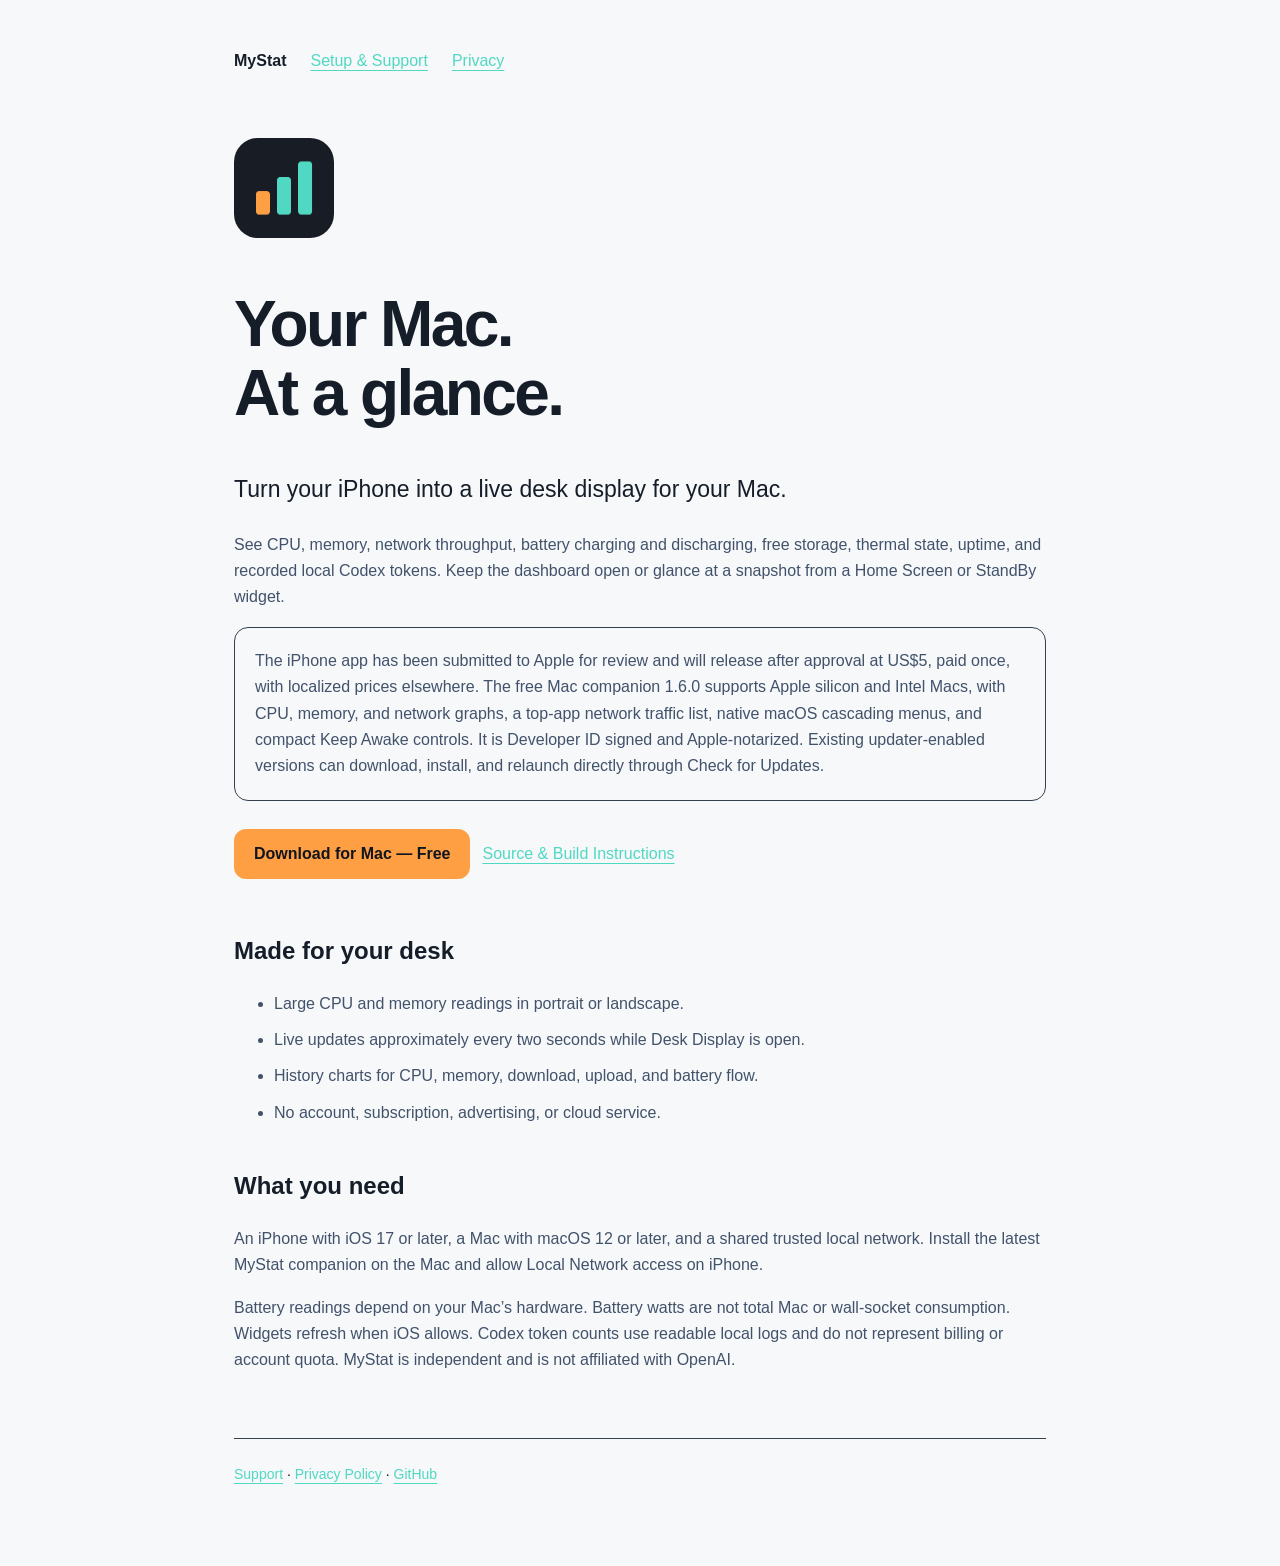
<file: docs/index.html>
<!doctype html><html lang="en"><head><meta charset="utf-8"><meta name="viewport" content="width=device-width,initial-scale=1"><meta name="description" content="Monitor your Mac from your iPhone with MyStat. CPU, memory, network, battery flow, and local Codex token counts."><title>MyStat — Your Mac, at a glance</title><link rel="stylesheet" href="style.css"></head><body>
<nav><strong>MyStat</strong><a href="support.html">Setup & Support</a><a href="privacy.html">Privacy</a></nav>
<img class="icon" src="icon.png" alt="MyStat: three orange and teal bars on a charcoal tile">
<h1>Your Mac.<br>At a glance.</h1><p class="lead">Turn your iPhone into a live desk display for your Mac.</p>
<p>See CPU, memory, network throughput, battery charging and discharging, free storage, thermal state, uptime, and recorded local Codex tokens. Keep the dashboard open or glance at a snapshot from a Home Screen or StandBy widget.</p>
<p class="note">The iPhone app has been submitted to Apple for review and will release after approval at US$5, paid once, with localized prices elsewhere. The free Mac companion 1.6.0 supports Apple silicon and Intel Macs, with CPU, memory, and network graphs, a top-app network traffic list, native macOS cascading menus, and compact Keep Awake controls. It is Developer ID signed and Apple-notarized. Existing updater-enabled versions can download, install, and relaunch directly through Check for Updates.</p>
<a class="button" href="https://github.com/Cydiater/MyStat/releases/download/v1.6.0/MyStat-v1.6.0.zip">Download for Mac — Free</a><a href="https://github.com/Cydiater/MyStat">Source & Build Instructions</a>
<h2>Made for your desk</h2><ul><li>Large CPU and memory readings in portrait or landscape.</li><li>Live updates approximately every two seconds while Desk Display is open.</li><li>History charts for CPU, memory, download, upload, and battery flow.</li><li>No account, subscription, advertising, or cloud service.</li></ul>
<h2>What you need</h2><p>An iPhone with iOS 17 or later, a Mac with macOS 12 or later, and a shared trusted local network. Install the latest MyStat companion on the Mac and allow Local Network access on iPhone.</p>
<p>Battery readings depend on your Mac’s hardware. Battery watts are not total Mac or wall-socket consumption. Widgets refresh when iOS allows. Codex token counts use readable local logs and do not represent billing or account quota. MyStat is independent and is not affiliated with OpenAI.</p>
<footer><a href="support.html">Support</a> · <a href="privacy.html">Privacy Policy</a> · <a href="https://github.com/Cydiater/MyStat">GitHub</a></footer></body></html>
</file>
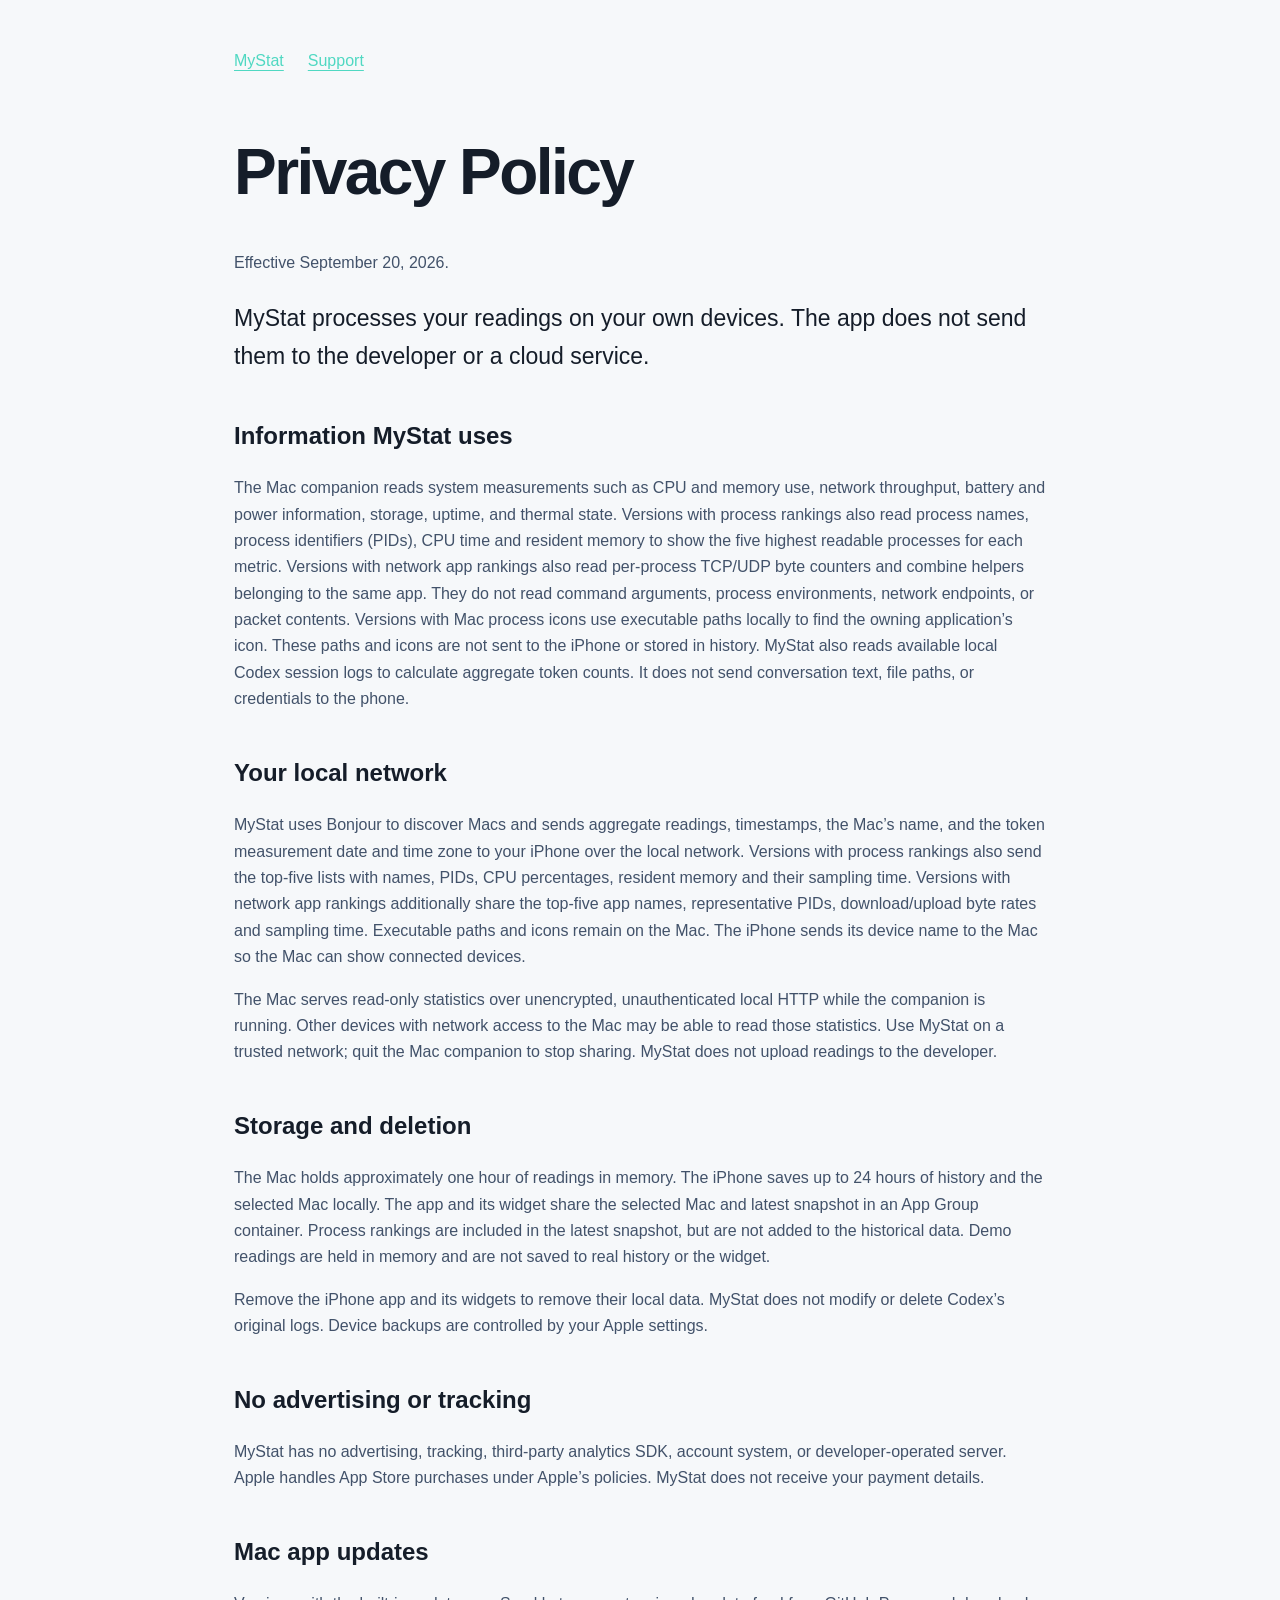
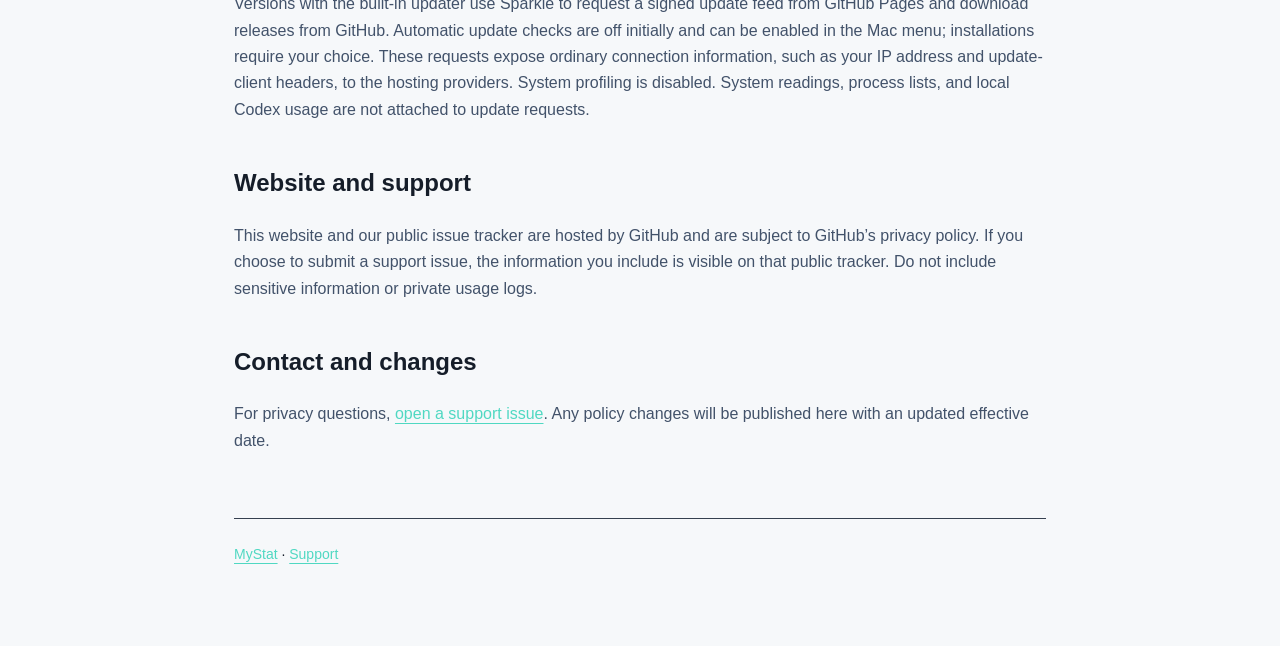
<file: docs/privacy.html>
<!doctype html><html lang="en"><head><meta charset="utf-8"><meta name="viewport" content="width=device-width,initial-scale=1"><title>MyStat Privacy Policy</title><link rel="stylesheet" href="style.css"></head><body>
<nav><a href="./">MyStat</a><a href="support.html">Support</a></nav><h1>Privacy Policy</h1><p>Effective September 20, 2026.</p>
<p class="lead">MyStat processes your readings on your own devices. The app does not send them to the developer or a cloud service.</p>
<h2>Information MyStat uses</h2><p>The Mac companion reads system measurements such as CPU and memory use, network throughput, battery and power information, storage, uptime, and thermal state. Versions with process rankings also read process names, process identifiers (PIDs), CPU time and resident memory to show the five highest readable processes for each metric. Versions with network app rankings also read per-process TCP/UDP byte counters and combine helpers belonging to the same app. They do not read command arguments, process environments, network endpoints, or packet contents. Versions with Mac process icons use executable paths locally to find the owning application’s icon. These paths and icons are not sent to the iPhone or stored in history. MyStat also reads available local Codex session logs to calculate aggregate token counts. It does not send conversation text, file paths, or credentials to the phone.</p>
<h2>Your local network</h2><p>MyStat uses Bonjour to discover Macs and sends aggregate readings, timestamps, the Mac’s name, and the token measurement date and time zone to your iPhone over the local network. Versions with process rankings also send the top-five lists with names, PIDs, CPU percentages, resident memory and their sampling time. Versions with network app rankings additionally share the top-five app names, representative PIDs, download/upload byte rates and sampling time. Executable paths and icons remain on the Mac. The iPhone sends its device name to the Mac so the Mac can show connected devices.</p><p>The Mac serves read-only statistics over unencrypted, unauthenticated local HTTP while the companion is running. Other devices with network access to the Mac may be able to read those statistics. Use MyStat on a trusted network; quit the Mac companion to stop sharing. MyStat does not upload readings to the developer.</p>
<h2>Storage and deletion</h2><p>The Mac holds approximately one hour of readings in memory. The iPhone saves up to 24 hours of history and the selected Mac locally. The app and its widget share the selected Mac and latest snapshot in an App Group container. Process rankings are included in the latest snapshot, but are not added to the historical data. Demo readings are held in memory and are not saved to real history or the widget.</p><p>Remove the iPhone app and its widgets to remove their local data. MyStat does not modify or delete Codex’s original logs. Device backups are controlled by your Apple settings.</p>
<h2>No advertising or tracking</h2><p>MyStat has no advertising, tracking, third-party analytics SDK, account system, or developer-operated server. Apple handles App Store purchases under Apple’s policies. MyStat does not receive your payment details.</p>
<h2>Mac app updates</h2><p>Versions with the built-in updater use Sparkle to request a signed update feed from GitHub Pages and download releases from GitHub. Automatic update checks are off initially and can be enabled in the Mac menu; installations require your choice. These requests expose ordinary connection information, such as your IP address and update-client headers, to the hosting providers. System profiling is disabled. System readings, process lists, and local Codex usage are not attached to update requests.</p>
<h2>Website and support</h2><p>This website and our public issue tracker are hosted by GitHub and are subject to GitHub’s privacy policy. If you choose to submit a support issue, the information you include is visible on that public tracker. Do not include sensitive information or private usage logs.</p>
<h2>Contact and changes</h2><p>For privacy questions, <a href="https://github.com/Cydiater/MyStat/issues/new">open a support issue</a>. Any policy changes will be published here with an updated effective date.</p>
<footer><a href="./">MyStat</a> · <a href="support.html">Support</a></footer></body></html>
</file>
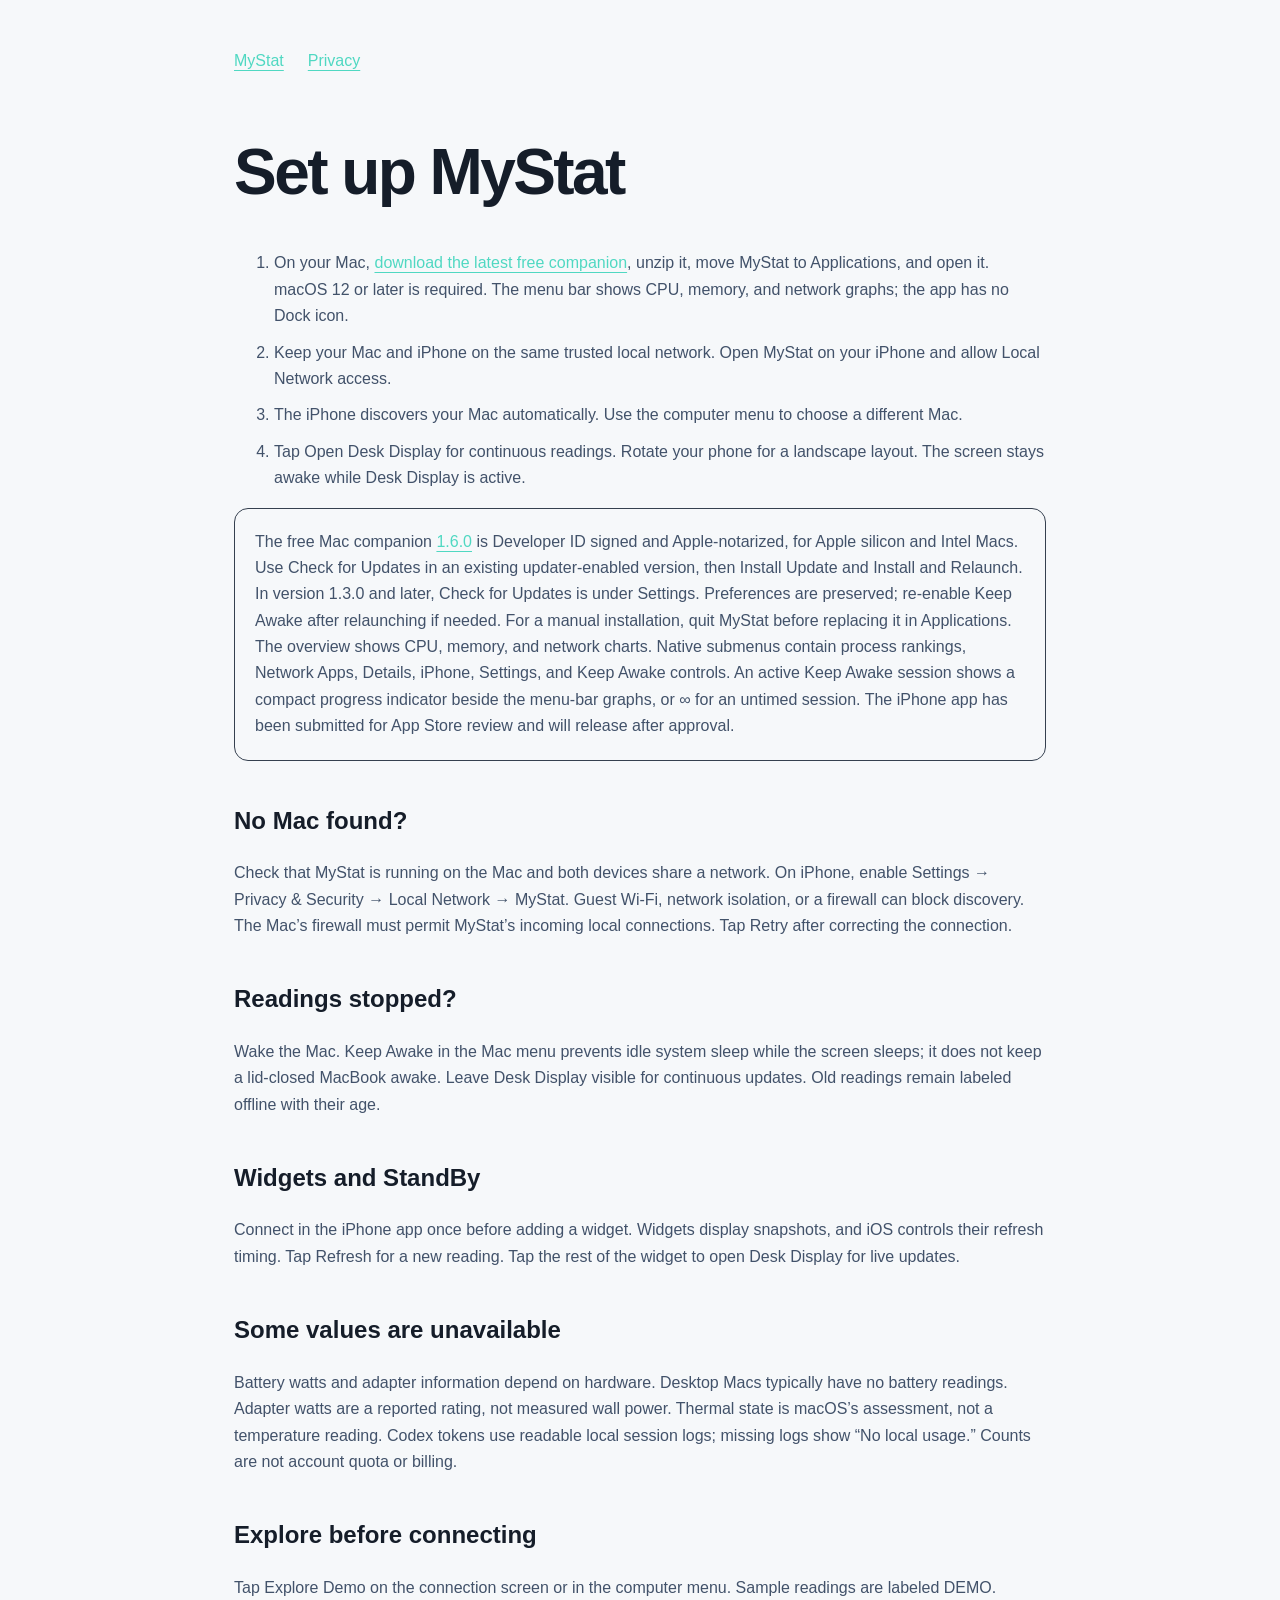
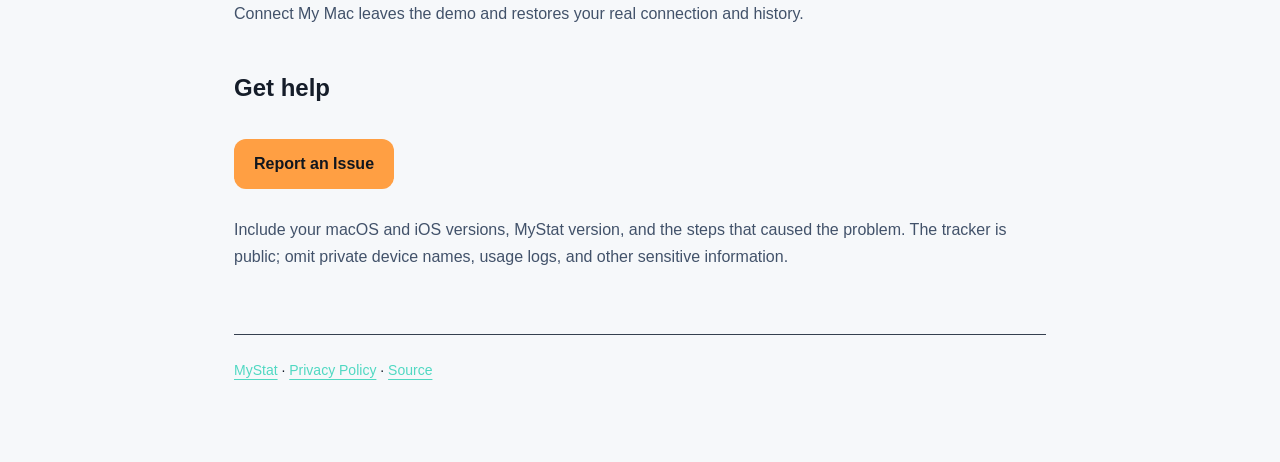
<file: docs/support.html>
<!doctype html><html lang="en"><head><meta charset="utf-8"><meta name="viewport" content="width=device-width,initial-scale=1"><title>MyStat Setup & Support</title><link rel="stylesheet" href="style.css"></head><body>
<nav><a href="./">MyStat</a><a href="privacy.html">Privacy</a></nav><h1>Set up MyStat</h1>
<ol><li>On your Mac, <a href="https://github.com/Cydiater/MyStat/releases">download the latest free companion</a>, unzip it, move MyStat to Applications, and open it. macOS 12 or later is required. The menu bar shows CPU, memory, and network graphs; the app has no Dock icon.</li><li>Keep your Mac and iPhone on the same trusted local network. Open MyStat on your iPhone and allow Local Network access.</li><li>The iPhone discovers your Mac automatically. Use the computer menu to choose a different Mac.</li><li>Tap Open Desk Display for continuous readings. Rotate your phone for a landscape layout. The screen stays awake while Desk Display is active.</li></ol>
<p class="note">The free Mac companion <a href="https://github.com/Cydiater/MyStat/releases/tag/v1.6.0">1.6.0</a> is Developer ID signed and Apple-notarized, for Apple silicon and Intel Macs. Use Check for Updates in an existing updater-enabled version, then Install Update and Install and Relaunch. In version 1.3.0 and later, Check for Updates is under Settings. Preferences are preserved; re-enable Keep Awake after relaunching if needed. For a manual installation, quit MyStat before replacing it in Applications. The overview shows CPU, memory, and network charts. Native submenus contain process rankings, Network Apps, Details, iPhone, Settings, and Keep Awake controls. An active Keep Awake session shows a compact progress indicator beside the menu-bar graphs, or ∞ for an untimed session. The iPhone app has been submitted for App Store review and will release after approval.</p>
<h2>No Mac found?</h2><p>Check that MyStat is running on the Mac and both devices share a network. On iPhone, enable Settings → Privacy & Security → Local Network → MyStat. Guest Wi-Fi, network isolation, or a firewall can block discovery. The Mac’s firewall must permit MyStat’s incoming local connections. Tap Retry after correcting the connection.</p>
<h2>Readings stopped?</h2><p>Wake the Mac. Keep Awake in the Mac menu prevents idle system sleep while the screen sleeps; it does not keep a lid-closed MacBook awake. Leave Desk Display visible for continuous updates. Old readings remain labeled offline with their age.</p>
<h2>Widgets and StandBy</h2><p>Connect in the iPhone app once before adding a widget. Widgets display snapshots, and iOS controls their refresh timing. Tap Refresh for a new reading. Tap the rest of the widget to open Desk Display for live updates.</p>
<h2>Some values are unavailable</h2><p>Battery watts and adapter information depend on hardware. Desktop Macs typically have no battery readings. Adapter watts are a reported rating, not measured wall power. Thermal state is macOS’s assessment, not a temperature reading. Codex tokens use readable local session logs; missing logs show “No local usage.” Counts are not account quota or billing.</p>
<h2>Explore before connecting</h2><p>Tap Explore Demo on the connection screen or in the computer menu. Sample readings are labeled DEMO. Connect My Mac leaves the demo and restores your real connection and history.</p>
<h2>Get help</h2><p><a class="button" href="https://github.com/Cydiater/MyStat/issues/new">Report an Issue</a></p><p>Include your macOS and iOS versions, MyStat version, and the steps that caused the problem. The tracker is public; omit private device names, usage logs, and other sensitive information.</p>
<footer><a href="./">MyStat</a> · <a href="privacy.html">Privacy Policy</a> · <a href="https://github.com/Cydiater/MyStat">Source</a></footer></body></html>
</file>
<file: docs/style.css>
:root{color-scheme:dark;font-family:-apple-system,BlinkMacSystemFont,"Segoe UI",sans-serif;background:#11161e;color:#ecf0f6;line-height:1.65}*{box-sizing:border-box}body{max-width:860px;margin:0 auto;padding:48px 24px 80px}nav{display:flex;gap:24px;flex-wrap:wrap;margin-bottom:64px}a{color:#50d8c2;text-underline-offset:4px}h1{font-size:clamp(36px,7vw,64px);line-height:1.08;letter-spacing:-.04em}h2{margin-top:40px;font-size:24px}p,li{color:#bbc5d3}.lead{font-size:23px;color:#ecf0f6}.button{display:inline-block;padding:12px 20px;border-radius:12px;background:#ff9f43;color:#11161e;font-weight:650;text-decoration:none;margin:12px 12px 12px 0}.note{padding:20px;border:1px solid #35404f;border-radius:14px}.icon{width:100px;height:100px;border-radius:24px}footer{margin-top:64px;border-top:1px solid #35404f;padding-top:24px;font-size:14px}li{margin:10px 0}@media(prefers-color-scheme:light){:root{background:#f6f8fa;color:#151d29}p,li{color:#42526a}.lead{color:#151d29}}
</file>
